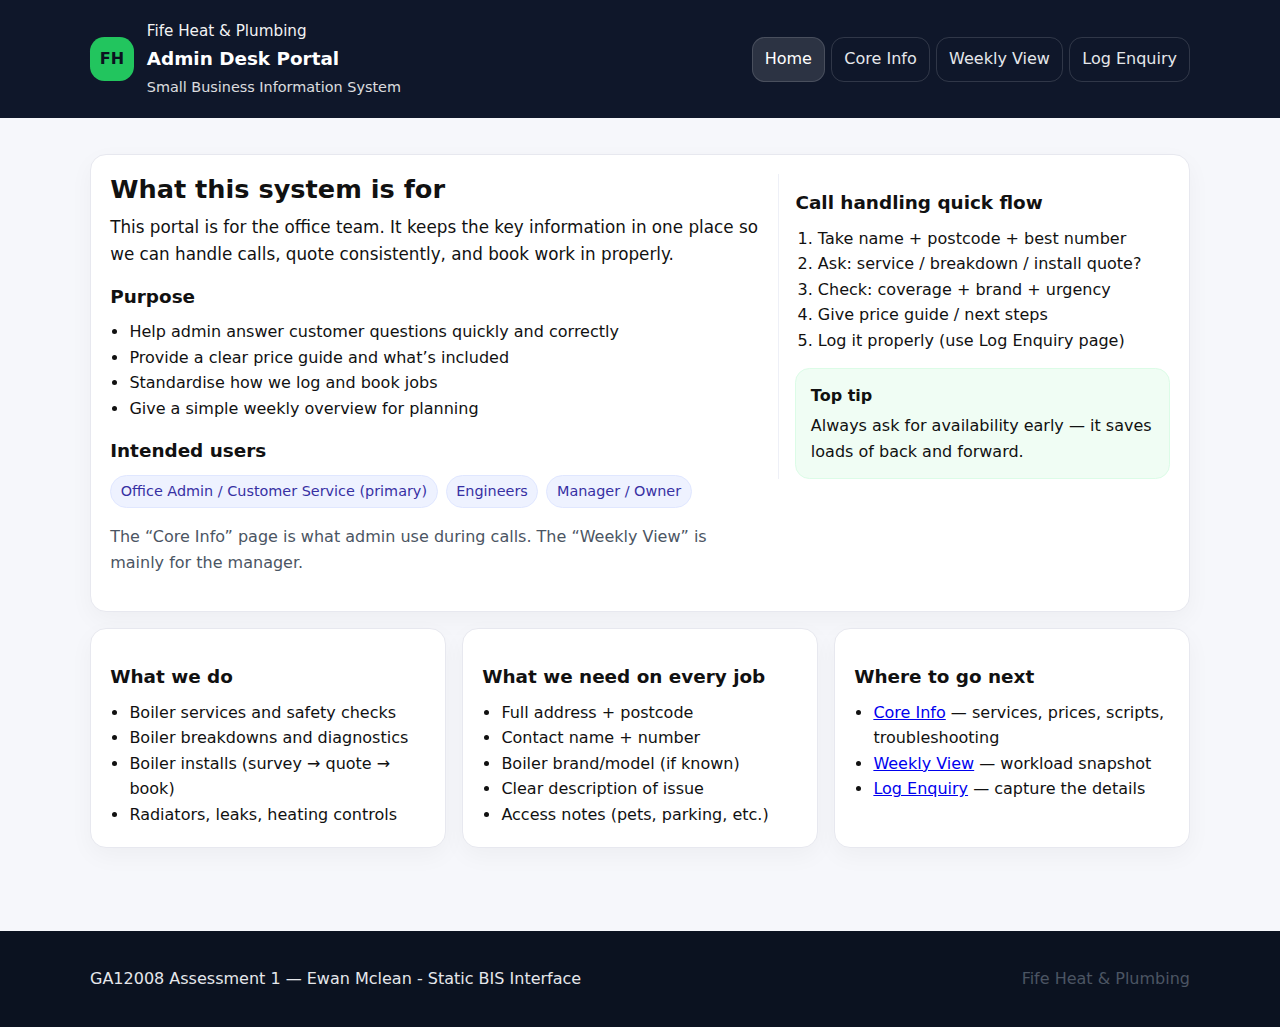
<file: index.html>
<!DOCTYPE html>
<html lang="en-GB">
<head>
  <meta charset="UTF-8" />
  <meta name="viewport" content="width=device-width, initial-scale=1.0" />
  <meta name="description" content="Admin Desk Portal for a plumbing and heating company in Fife. Services, price guide, processes, and weekly overview." />
  <title>Fife Heat & Plumbing | Admin Desk Portal</title>
  <link rel="stylesheet" href="css/style.css" />
</head>

<body>
  <a class="skip-link" href="#main">Skip to content</a>

  <header class="site-header">
    <div class="container header-inner">
      <div class="brand">
        <div class="brand-mark" aria-hidden="true">FH</div>
        <div>
          <p class="brand-top">Fife Heat &amp; Plumbing</p>
          <h1 class="brand-title">Admin Desk Portal</h1>
          <p class="brand-sub">Small Business Information System</p>
        </div>
      </div>

      <nav class="nav" aria-label="Primary">
        <a class="nav-link active" href="index.html">Home</a>
        <a class="nav-link" href="info.html">Core Info</a>
        <a class="nav-link" href="profile.html">Weekly View</a>
        <a class="nav-link" href="contact.html">Log Enquiry</a>
      </nav>
    </div>
  </header>

  <main id="main" class="container">
    <section class="card hero">
      <div class="hero-grid">
        <div>
          <h2 class="h2">What this system is for</h2>
          <p class="lead">
            This portal is for the office team. It keeps the key information in one place so we can handle calls,
            quote consistently, and book work in properly.
          </p>

          <div class="section">
            <h3 class="h3">Purpose</h3>
            <ul class="list">
              <li>Help admin answer customer questions quickly and correctly</li>
              <li>Provide a clear price guide and what’s included</li>
              <li>Standardise how we log and book jobs</li>
              <li>Give a simple weekly overview for planning</li>
            </ul>
          </div>

          <div class="section">
            <h3 class="h3">Intended users</h3>
            <div class="pill-row" aria-label="Intended users">
              <span class="pill">Office Admin / Customer Service (primary)</span>
              <span class="pill">Engineers</span>
              <span class="pill">Manager / Owner</span>
            </div>
            <p class="muted">
              The “Core Info” page is what admin use during calls. The “Weekly View” is mainly for the manager.
            </p>
          </div>
        </div>

        <aside class="hero-panel">
          <h3 class="h3">Call handling quick flow</h3>
          <ol class="list ordered">
            <li>Take name + postcode + best number</li>
            <li>Ask: service / breakdown / install quote?</li>
            <li>Check: coverage + brand + urgency</li>
            <li>Give price guide / next steps</li>
            <li>Log it properly (use Log Enquiry page)</li>
          </ol>

          <div class="callout">
            <p class="callout-title">Top tip</p>
            <p class="callout-body">
              Always ask for availability early — it saves loads of back and forward.
            </p>
          </div>
        </aside>
      </div>
    </section>

    <section class="grid-3">
      <article class="card">
        <h3 class="h3">What we do</h3>
        <ul class="list">
          <li>Boiler services and safety checks</li>
          <li>Boiler breakdowns and diagnostics</li>
          <li>Boiler installs (survey → quote → book)</li>
          <li>Radiators, leaks, heating controls</li>
        </ul>
      </article>

      <article class="card">
        <h3 class="h3">What we need on every job</h3>
        <ul class="list">
          <li>Full address + postcode</li>
          <li>Contact name + number</li>
          <li>Boiler brand/model (if known)</li>
          <li>Clear description of issue</li>
          <li>Access notes (pets, parking, etc.)</li>
        </ul>
      </article>

      <article class="card">
        <h3 class="h3">Where to go next</h3>
        <ul class="list">
          <li><a href="info.html">Core Info</a> — services, prices, scripts, troubleshooting</li>
          <li><a href="profile.html">Weekly View</a> — workload snapshot</li>
          <li><a href="contact.html">Log Enquiry</a> — capture the details</li>
        </ul>
      </article>
    </section>
  </main>

  <footer class="site-footer">
    <div class="container footer-inner">
      <p>GA12008 Assessment 1 — Ewan Mclean - Static BIS Interface</p>
      <p class="muted">Fife Heat &amp; Plumbing</p>
    </div>
  </footer>
</body>
</html>
</file>
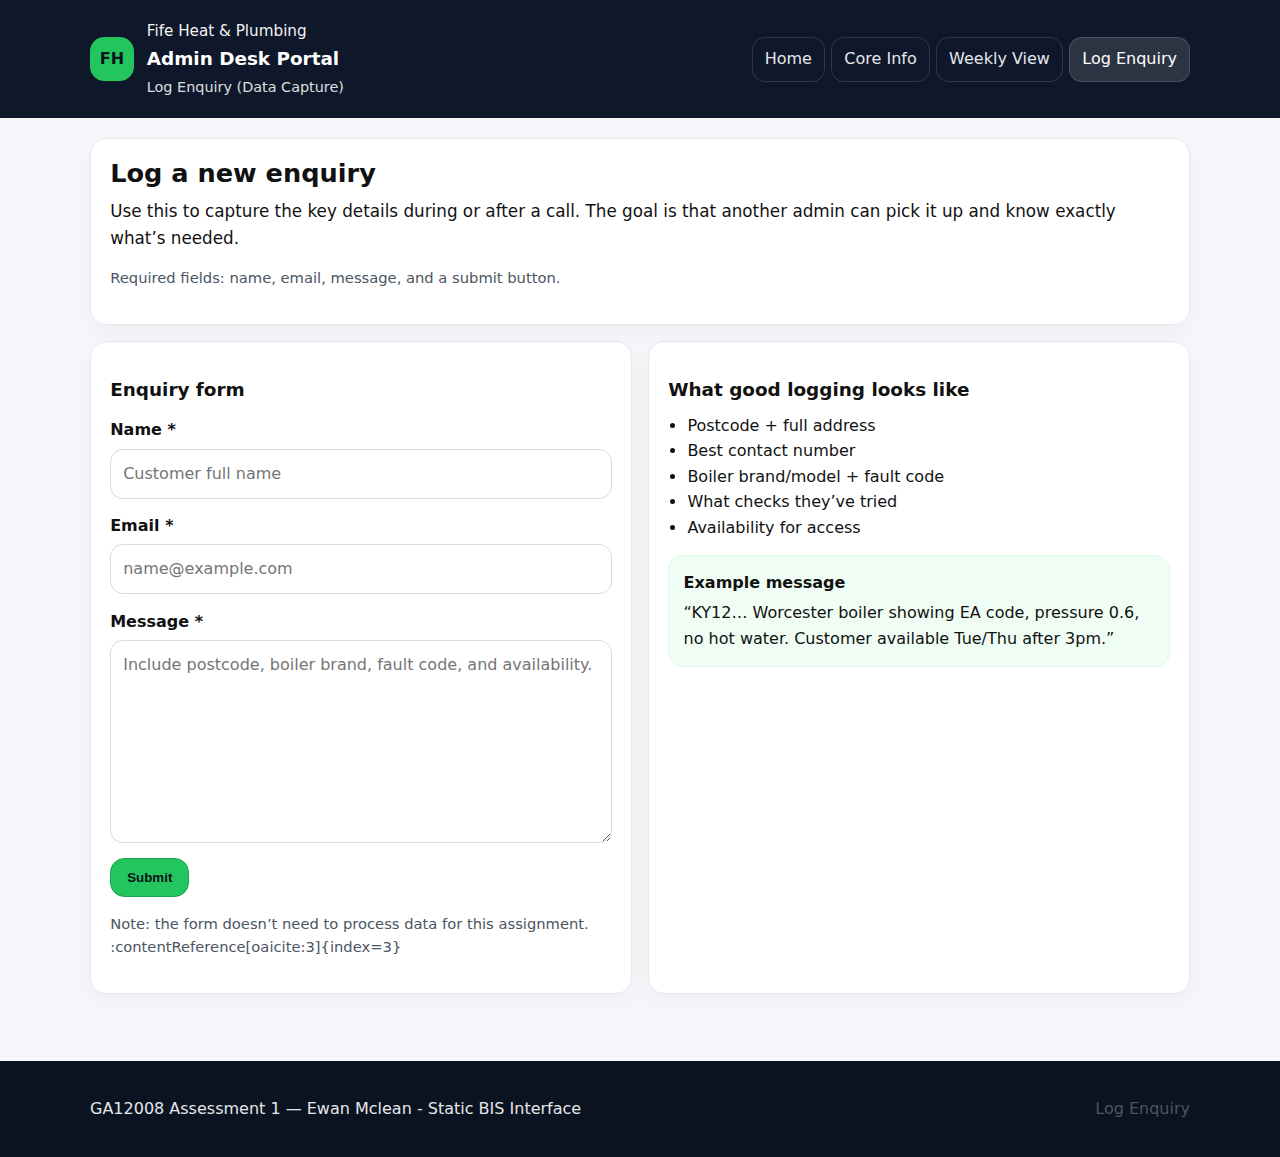
<file: contact.html>
<!DOCTYPE html>
<html lang="en-GB">
<head>
  <meta charset="UTF-8" />
  <meta name="viewport" content="width=device-width, initial-scale=1.0" />
  <meta name="description" content="Log a customer enquiry for admin follow-up." />
  <title>Fife Heat & Plumbing | Log Enquiry</title>
  <link rel="stylesheet" href="css/style.css" />
</head>

<body>
  <a class="skip-link" href="#main">Skip to content</a>

  <header class="site-header">
    <div class="container header-inner">
      <div class="brand">
        <div class="brand-mark" aria-hidden="true">FH</div>
        <div>
          <p class="brand-top">Fife Heat &amp; Plumbing</p>
          <h1 class="brand-title">Admin Desk Portal</h1>
          <p class="brand-sub">Log Enquiry (Data Capture)</p>
        </div>
      </div>

      <nav class="nav" aria-label="Primary">
        <a class="nav-link" href="index.html">Home</a>
        <a class="nav-link" href="info.html">Core Info</a>
        <a class="nav-link" href="profile.html">Weekly View</a>
        <a class="nav-link active" href="contact.html">Log Enquiry</a>
      </nav>
    </div>
  </header>

  <main id="main" class="container">
    <section class="card">
      <h2 class="h2">Log a new enquiry</h2>
      <p class="lead">
        Use this to capture the key details during or after a call. The goal is that another admin can pick it up and know exactly what’s needed.
      </p>
      <p class="muted small">
        Required fields: name, email, message, and a submit button.
      </p>
    </section>

    <section class="grid-2">
      <article class="card">
        <h3 class="h3">Enquiry form</h3>
        <form class="form" action="#" method="post">
          <div class="form-row">
            <label for="name">Name <span aria-hidden="true">*</span></label>
            <input id="name" name="name" type="text" placeholder="Customer full name" required />
          </div>

          <div class="form-row">
            <label for="email">Email <span aria-hidden="true">*</span></label>
            <input id="email" name="email" type="email" placeholder="name@example.com" required />
          </div>

          <div class="form-row">
            <label for="message">Message <span aria-hidden="true">*</span></label>
            <textarea id="message" name="message" rows="7" placeholder="Include postcode, boiler brand, fault code, and availability." required></textarea>
          </div>

          <button class="btn" type="submit">Submit</button>
        </form>

        <p class="muted small">
          Note: the form doesn’t need to process data for this assignment. :contentReference[oaicite:3]{index=3}
        </p>
      </article>

      <aside class="card">
        <h3 class="h3">What good logging looks like</h3>
        <ul class="list">
          <li>Postcode + full address</li>
          <li>Best contact number</li>
          <li>Boiler brand/model + fault code</li>
          <li>What checks they’ve tried</li>
          <li>Availability for access</li>
        </ul>

        <div class="callout">
          <p class="callout-title">Example message</p>
          <p class="callout-body">
            “KY12… Worcester boiler showing EA code, pressure 0.6, no hot water. Customer available Tue/Thu after 3pm.”
          </p>
        </div>
      </aside>
    </section>
  </main>

  <footer class="site-footer">
    <div class="container footer-inner">
      <p>GA12008 Assessment 1 — Ewan Mclean - Static BIS Interface</p>
      <p class="muted">Log Enquiry</p>
    </div>
  </footer>
</body>
</html>
</file>
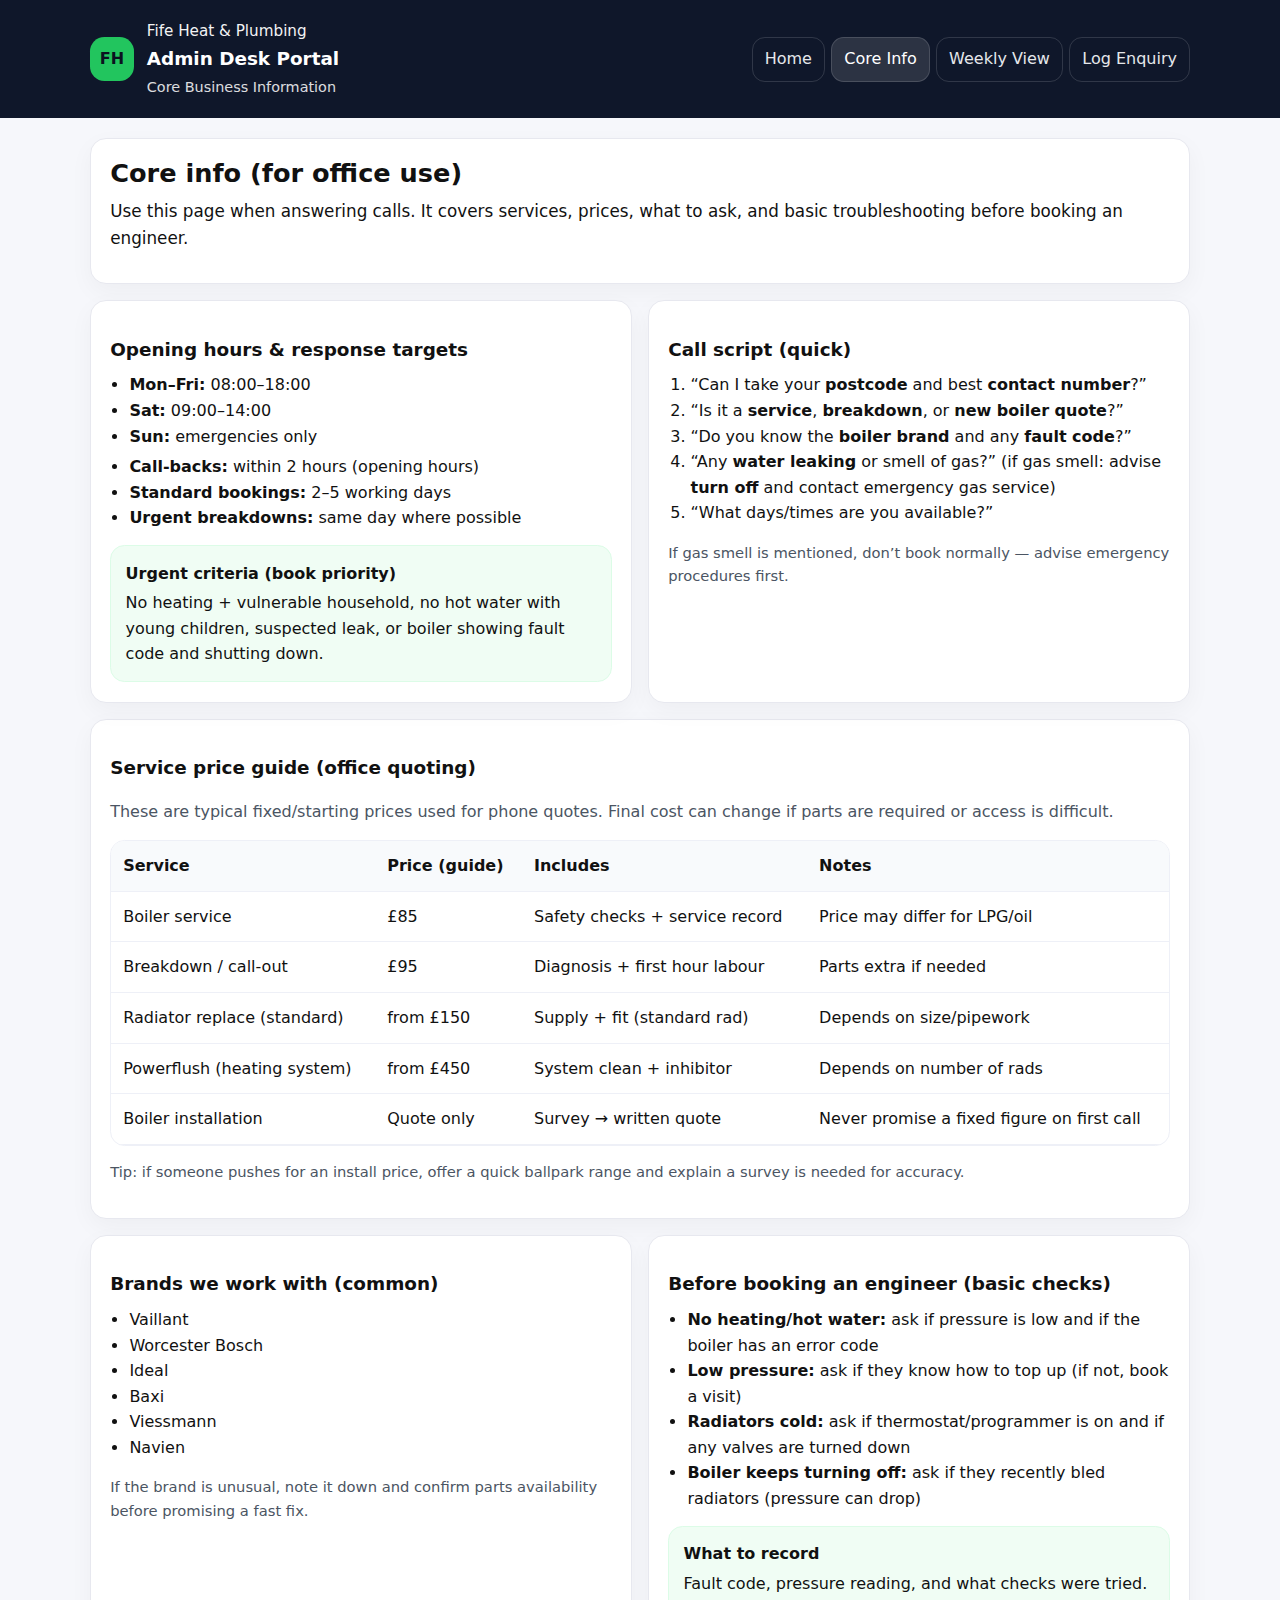
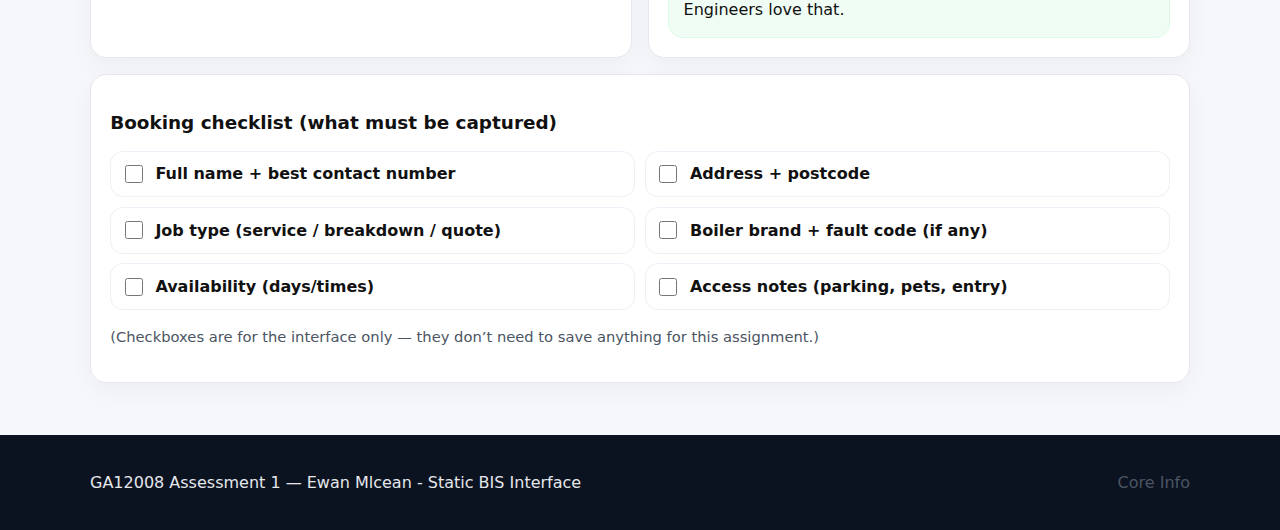
<file: info.html>
<!DOCTYPE html>
<html lang="en-GB">
<head>
  <meta charset="UTF-8" />
  <meta name="viewport" content="width=device-width, initial-scale=1.0" />
  <meta name="description" content="Core business information for office admin: services, fixed prices, brands supported, call scripts, and troubleshooting." />
  <title>Fife Heat & Plumbing | Core Info</title>
  <link rel="stylesheet" href="css/style.css" />
</head>

<body>
  <a class="skip-link" href="#main">Skip to content</a>

  <header class="site-header">
    <div class="container header-inner">
      <div class="brand">
        <div class="brand-mark" aria-hidden="true">FH</div>
        <div>
          <p class="brand-top">Fife Heat &amp; Plumbing</p>
          <h1 class="brand-title">Admin Desk Portal</h1>
          <p class="brand-sub">Core Business Information</p>
        </div>
      </div>

      <nav class="nav" aria-label="Primary">
        <a class="nav-link" href="index.html">Home</a>
        <a class="nav-link active" href="info.html">Core Info</a>
        <a class="nav-link" href="profile.html">Weekly View</a>
        <a class="nav-link" href="contact.html">Log Enquiry</a>
      </nav>
    </div>
  </header>

  <main id="main" class="container">
    <section class="card">
      <h2 class="h2">Core info (for office use)</h2>
      <p class="lead">
        Use this page when answering calls. It covers services, prices, what to ask, and basic troubleshooting before booking an engineer.
      </p>
    </section>

    <section class="grid-2">
      <article class="card">
        <h3 class="h3">Opening hours & response targets</h3>
        <ul class="list">
          <li><strong>Mon–Fri:</strong> 08:00–18:00</li>
          <li><strong>Sat:</strong> 09:00–14:00</li>
          <li><strong>Sun:</strong> emergencies only</li>
        </ul>
        <ul class="list">
          <li><strong>Call-backs:</strong> within 2 hours (opening hours)</li>
          <li><strong>Standard bookings:</strong> 2–5 working days</li>
          <li><strong>Urgent breakdowns:</strong> same day where possible</li>
        </ul>

        <div class="callout">
          <p class="callout-title">Urgent criteria (book priority)</p>
          <p class="callout-body">
            No heating + vulnerable household, no hot water with young children, suspected leak, or boiler showing fault code and shutting down.
          </p>
        </div>
      </article>

      <article class="card">
        <h3 class="h3">Call script (quick)</h3>
        <ol class="list ordered">
          <li>“Can I take your <strong>postcode</strong> and best <strong>contact number</strong>?”</li>
          <li>“Is it a <strong>service</strong>, <strong>breakdown</strong>, or <strong>new boiler quote</strong>?”</li>
          <li>“Do you know the <strong>boiler brand</strong> and any <strong>fault code</strong>?”</li>
          <li>“Any <strong>water leaking</strong> or smell of gas?” (if gas smell: advise <strong>turn off</strong> and contact emergency gas service)</li>
          <li>“What days/times are you available?”</li>
        </ol>

        <p class="muted small">
          If gas smell is mentioned, don’t book normally — advise emergency procedures first.
        </p>
      </article>
    </section>

    <section class="card">
      <h3 class="h3">Service price guide (office quoting)</h3>
      <p class="muted">
        These are typical fixed/starting prices used for phone quotes. Final cost can change if parts are required or access is difficult.
      </p>

      <div class="table-wrap" role="region" aria-label="Price guide table" tabindex="0">
        <table class="table">
          <thead>
            <tr>
              <th scope="col">Service</th>
              <th scope="col">Price (guide)</th>
              <th scope="col">Includes</th>
              <th scope="col">Notes</th>
            </tr>
          </thead>
          <tbody>
            <tr>
              <td>Boiler service</td>
              <td>£85</td>
              <td>Safety checks + service record</td>
              <td>Price may differ for LPG/oil</td>
            </tr>
            <tr>
              <td>Breakdown / call-out</td>
              <td>£95</td>
              <td>Diagnosis + first hour labour</td>
              <td>Parts extra if needed</td>
            </tr>
            <tr>
              <td>Radiator replace (standard)</td>
              <td>from £150</td>
              <td>Supply + fit (standard rad)</td>
              <td>Depends on size/pipework</td>
            </tr>
            <tr>
              <td>Powerflush (heating system)</td>
              <td>from £450</td>
              <td>System clean + inhibitor</td>
              <td>Depends on number of rads</td>
            </tr>
            <tr>
              <td>Boiler installation</td>
              <td>Quote only</td>
              <td>Survey → written quote</td>
              <td>Never promise a fixed figure on first call</td>
            </tr>
          </tbody>
        </table>
      </div>

      <p class="muted small">
        Tip: if someone pushes for an install price, offer a quick ballpark range and explain a survey is needed for accuracy.
      </p>
    </section>

    <section class="grid-2">
      <article class="card">
        <h3 class="h3">Brands we work with (common)</h3>
        <ul class="list">
          <li>Vaillant</li>
          <li>Worcester Bosch</li>
          <li>Ideal</li>
          <li>Baxi</li>
          <li>Viessmann</li>
          <li>Navien</li>
        </ul>
        <p class="muted small">
          If the brand is unusual, note it down and confirm parts availability before promising a fast fix.
        </p>
      </article>

      <article class="card">
        <h3 class="h3">Before booking an engineer (basic checks)</h3>
        <ul class="list">
          <li><strong>No heating/hot water:</strong> ask if pressure is low and if the boiler has an error code</li>
          <li><strong>Low pressure:</strong> ask if they know how to top up (if not, book a visit)</li>
          <li><strong>Radiators cold:</strong> ask if thermostat/programmer is on and if any valves are turned down</li>
          <li><strong>Boiler keeps turning off:</strong> ask if they recently bled radiators (pressure can drop)</li>
        </ul>
        <div class="callout">
          <p class="callout-title">What to record</p>
          <p class="callout-body">
            Fault code, pressure reading, and what checks were tried. Engineers love that.
          </p>
        </div>
      </article>
    </section>

    <section class="card">
      <h3 class="h3">Booking checklist (what must be captured)</h3>
      <div class="checklist">
        <label class="check"><input type="checkbox" /> Full name + best contact number</label>
        <label class="check"><input type="checkbox" /> Address + postcode</label>
        <label class="check"><input type="checkbox" /> Job type (service / breakdown / quote)</label>
        <label class="check"><input type="checkbox" /> Boiler brand + fault code (if any)</label>
        <label class="check"><input type="checkbox" /> Availability (days/times)</label>
        <label class="check"><input type="checkbox" /> Access notes (parking, pets, entry)</label>
      </div>
      <p class="muted small">
        (Checkboxes are for the interface only — they don’t need to save anything for this assignment.)
      </p>
    </section>
  </main>

  <footer class="site-footer">
    <div class="container footer-inner">
      <p>GA12008 Assessment 1 — Ewan Mlcean - Static BIS Interface</p>
      <p class="muted">Core Info</p>
    </div>
  </footer>
</body>
</html>
</file>
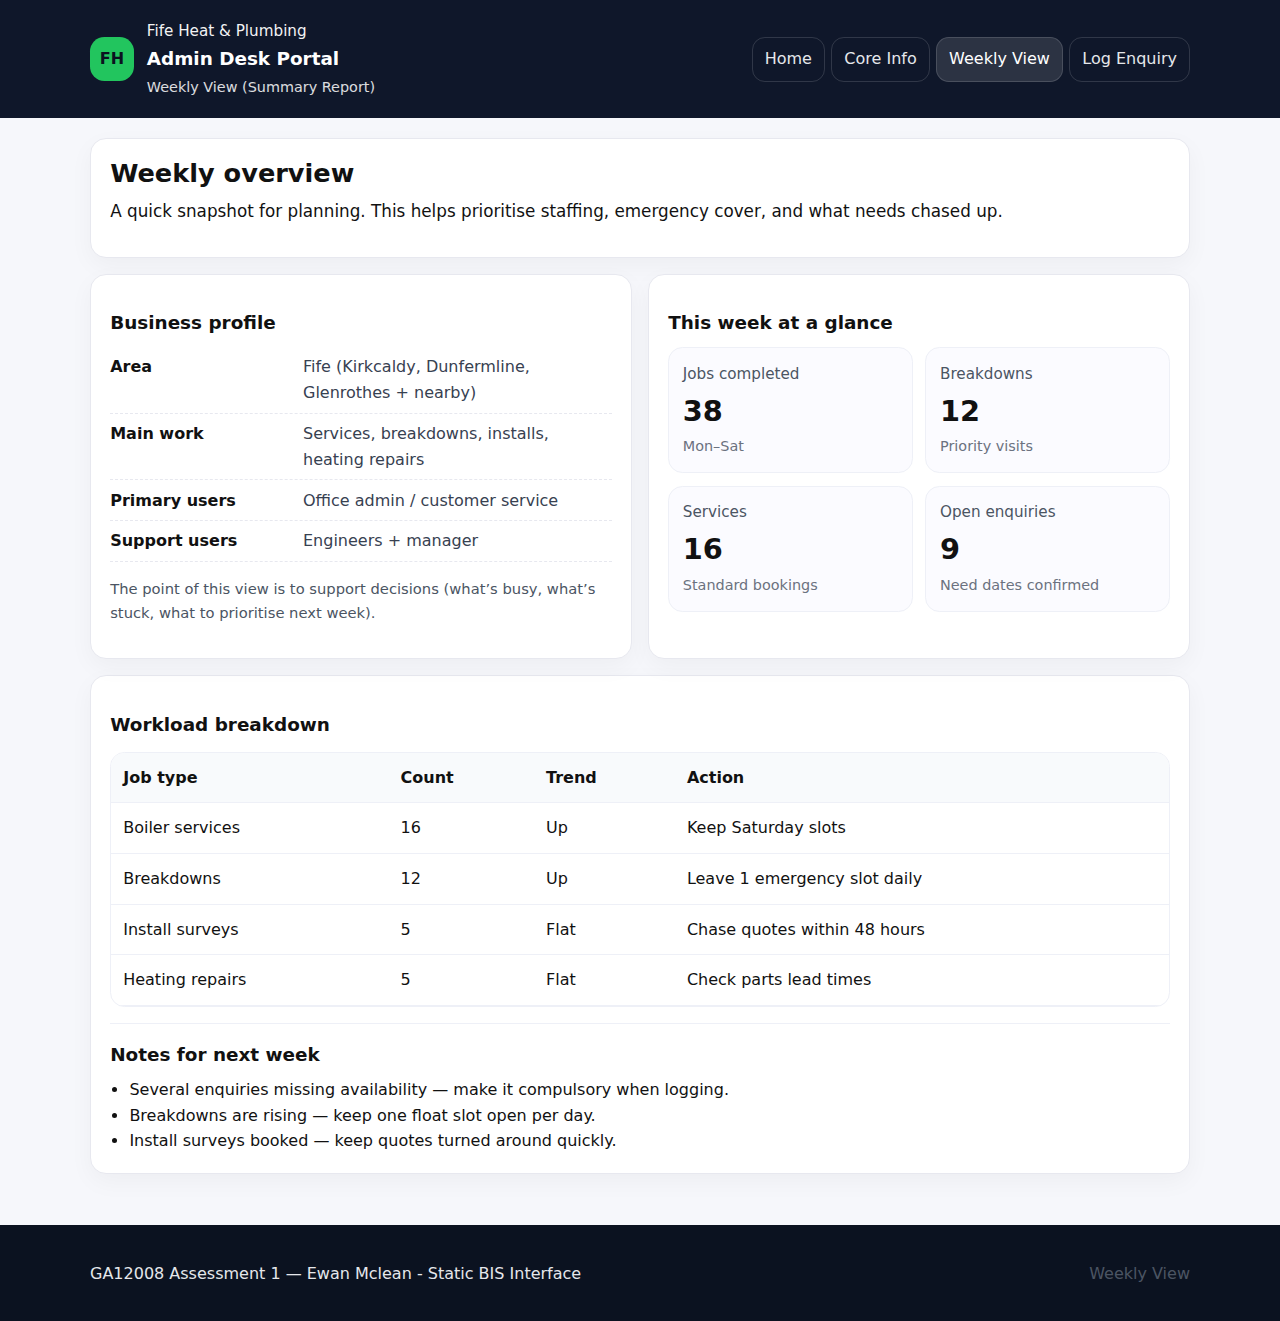
<file: profile.html>
<!DOCTYPE html>
<html lang="en-GB">
<head>
  <meta charset="UTF-8" />
  <meta name="viewport" content="width=device-width, initial-scale=1.0" />
  <meta name="description" content="Weekly overview for planning: jobs completed, open enquiries, workload mix, and notes." />
  <title>Fife Heat & Plumbing | Weekly View</title>
  <link rel="stylesheet" href="css/style.css" />
</head>

<body>
  <a class="skip-link" href="#main">Skip to content</a>

  <header class="site-header">
    <div class="container header-inner">
      <div class="brand">
        <div class="brand-mark" aria-hidden="true">FH</div>
        <div>
          <p class="brand-top">Fife Heat &amp; Plumbing</p>
          <h1 class="brand-title">Admin Desk Portal</h1>
          <p class="brand-sub">Weekly View (Summary Report)</p>
        </div>
      </div>

      <nav class="nav" aria-label="Primary">
        <a class="nav-link" href="index.html">Home</a>
        <a class="nav-link" href="info.html">Core Info</a>
        <a class="nav-link active" href="profile.html">Weekly View</a>
        <a class="nav-link" href="contact.html">Log Enquiry</a>
      </nav>
    </div>
  </header>

  <main id="main" class="container">
    <section class="card">
      <h2 class="h2">Weekly overview</h2>
      <p class="lead">
        A quick snapshot for planning. This helps prioritise staffing, emergency cover, and what needs chased up.
      </p>
    </section>

    <section class="grid-2">
      <article class="card">
        <h3 class="h3">Business profile</h3>
        <dl class="dl">
          <div class="dl-row">
            <dt>Area</dt>
            <dd>Fife (Kirkcaldy, Dunfermline, Glenrothes + nearby)</dd>
          </div>
          <div class="dl-row">
            <dt>Main work</dt>
            <dd>Services, breakdowns, installs, heating repairs</dd>
          </div>
          <div class="dl-row">
            <dt>Primary users</dt>
            <dd>Office admin / customer service</dd>
          </div>
          <div class="dl-row">
            <dt>Support users</dt>
            <dd>Engineers + manager</dd>
          </div>
        </dl>
        <p class="muted small">
          The point of this view is to support decisions (what’s busy, what’s stuck, what to prioritise next week).
        </p>
      </article>

      <article class="card">
        <h3 class="h3">This week at a glance</h3>
        <div class="kpi-grid">
          <div class="kpi">
            <p class="kpi-label">Jobs completed</p>
            <p class="kpi-value">38</p>
            <p class="kpi-note">Mon–Sat</p>
          </div>
          <div class="kpi">
            <p class="kpi-label">Breakdowns</p>
            <p class="kpi-value">12</p>
            <p class="kpi-note">Priority visits</p>
          </div>
          <div class="kpi">
            <p class="kpi-label">Services</p>
            <p class="kpi-value">16</p>
            <p class="kpi-note">Standard bookings</p>
          </div>
          <div class="kpi">
            <p class="kpi-label">Open enquiries</p>
            <p class="kpi-value">9</p>
            <p class="kpi-note">Need dates confirmed</p>
          </div>
        </div>
      </article>
    </section>

    <section class="card">
      <h3 class="h3">Workload breakdown</h3>
      <div class="table-wrap" role="region" aria-label="Workload breakdown table" tabindex="0">
        <table class="table">
          <thead>
            <tr>
              <th scope="col">Job type</th>
              <th scope="col">Count</th>
              <th scope="col">Trend</th>
              <th scope="col">Action</th>
            </tr>
          </thead>
          <tbody>
            <tr>
              <td>Boiler services</td>
              <td>16</td>
              <td>Up</td>
              <td>Keep Saturday slots</td>
            </tr>
            <tr>
              <td>Breakdowns</td>
              <td>12</td>
              <td>Up</td>
              <td>Leave 1 emergency slot daily</td>
            </tr>
            <tr>
              <td>Install surveys</td>
              <td>5</td>
              <td>Flat</td>
              <td>Chase quotes within 48 hours</td>
            </tr>
            <tr>
              <td>Heating repairs</td>
              <td>5</td>
              <td>Flat</td>
              <td>Check parts lead times</td>
            </tr>
          </tbody>
        </table>
      </div>

      <div class="divider" role="presentation"></div>

      <h3 class="h3">Notes for next week</h3>
      <ul class="list">
        <li>Several enquiries missing availability — make it compulsory when logging.</li>
        <li>Breakdowns are rising — keep one float slot open per day.</li>
        <li>Install surveys booked — keep quotes turned around quickly.</li>
      </ul>
    </section>
  </main>

  <footer class="site-footer">
    <div class="container footer-inner">
      <p>GA12008 Assessment 1 — Ewan Mclean - Static BIS Interface</p>
      <p class="muted">Weekly View</p>
    </div>
  </footer>
</body>
</html>
</file>
<file: css/style.css>
* { box-sizing: border-box; }
html { scroll-behavior: smooth; }

body {
  margin: 0;
  font-family: system-ui, -apple-system, Segoe UI, Roboto, Arial, sans-serif;
  line-height: 1.6;
  color: #111;
  background: #f6f7fb;
}

.skip-link {
  position: absolute;
  left: -999px;
  top: auto;
  width: 1px;
  height: 1px;
  overflow: hidden;
}
.skip-link:focus {
  left: 1rem;
  top: 1rem;
  width: auto;
  height: auto;
  padding: 0.6rem 0.8rem;
  background: #111;
  color: #fff;
  border-radius: 0.6rem;
  z-index: 999;
}

.container {
  width: min(1100px, 92%);
  margin: 0 auto;
  padding: 1.2rem 0;
}

.card {
  background: #fff;
  border: 1px solid #e7e8ef;
  border-radius: 1rem;
  padding: 1.2rem;
  box-shadow: 0 8px 25px rgba(0,0,0,0.04);
}

.grid-2 {
  display: grid;
  grid-template-columns: 1fr 1fr;
  gap: 1rem;
  margin: 1rem 0;
}
.grid-3 {
  display: grid;
  grid-template-columns: repeat(3, 1fr);
  gap: 1rem;
  margin: 1rem 0 2rem;
}

.site-header {
  background: #0f172a;
  color: #fff;
}

.header-inner {
  display: flex;
  align-items: center;
  justify-content: space-between;
  gap: 1rem;
}

.brand { display: flex; align-items: center; gap: 0.8rem; }
.brand-mark {
  width: 44px; height: 44px;
  display: grid; place-items: center;
  border-radius: 0.9rem;
  background: #22c55e;
  color: #0b1220;
  font-weight: 900;
}
.brand-top { margin: 0; font-size: 0.95rem; opacity: 0.95; }
.brand-title { margin: 0; font-size: 1.15rem; font-weight: 900; }
.brand-sub { margin: 0.2rem 0 0; font-size: 0.9rem; opacity: 0.85; }

.nav {
  display: flex;
  gap: 0.4rem;
  flex-wrap: wrap;
  justify-content: flex-end;
}
.nav-link {
  display: inline-block;
  padding: 0.55rem 0.75rem;
  border-radius: 0.8rem;
  color: #e5e7eb;
  text-decoration: none;
  border: 1px solid rgba(255,255,255,0.14);
  transition: transform 0.12s ease, border-color 0.12s ease;
}
.nav-link:hover, .nav-link:focus {
  color: #fff;
  border-color: rgba(255,255,255,0.35);
  transform: translateY(-1px);
}
.nav-link.active {
  background: rgba(255,255,255,0.12);
  color: #fff;
}

.h2 { margin: 0 0 0.5rem; font-size: 1.6rem; line-height: 1.25; }
.h3 { margin: 0.9rem 0 0.5rem; font-size: 1.15rem; }
.lead { margin: 0.2rem 0 0.8rem; font-size: 1.05rem; }
.muted { color: #4b5563; }
.small { font-size: 0.92rem; }

.hero { margin-top: 1rem; }
.hero-grid {
  display: grid;
  grid-template-columns: 1.25fr 0.75fr;
  gap: 1rem;
  align-items: start;
}
.hero-panel {
  border-left: 1px solid #eef0f7;
  padding-left: 1rem;
}

.section { margin-top: 0.8rem; }

.pill-row {
  display: flex;
  flex-wrap: wrap;
  gap: 0.5rem;
  margin: 0.6rem 0 0.8rem;
}
.pill {
  display: inline-block;
  padding: 0.25rem 0.6rem;
  border-radius: 999px;
  background: #eef2ff;
  border: 1px solid #e0e7ff;
  color: #3730a3;
  font-size: 0.9rem;
}

.list { margin: 0.3rem 0 0; padding-left: 1.2rem; }
.ordered { padding-left: 1.4rem; }

.quick-links { margin: 0.3rem 0 0.8rem; padding-left: 1.1rem; }
.quick-links a {
  color: #0f172a;
  text-decoration: underline;
  text-underline-offset: 3px;
}
.quick-links a:hover, .quick-links a:focus { text-decoration-thickness: 3px; }

.callout {
  margin-top: 0.9rem;
  padding: 0.9rem;
  border-radius: 0.9rem;
  background: #f0fdf4;
  border: 1px solid #dcfce7;
}
.callout-title { margin: 0; font-weight: 900; }
.callout-body { margin: 0.25rem 0 0; }

.table-wrap {
  overflow: auto;
  border-radius: 0.9rem;
  border: 1px solid #eef0f7;
  margin-top: 0.8rem;
}
.table {
  width: 100%;
  border-collapse: collapse;
  min-width: 720px;
}
.table th, .table td {
  padding: 0.75rem;
  text-align: left;
  border-bottom: 1px solid #eef0f7;
}
.table thead th { background: #f8fafc; font-weight: 900; }

.kpi-grid {
  display: grid;
  grid-template-columns: repeat(2, 1fr);
  gap: 0.8rem;
  margin-top: 0.6rem;
}
.kpi {
  border: 1px solid #eef0f7;
  border-radius: 0.9rem;
  padding: 0.85rem;
  background: #fbfbff;
}
.kpi-label { margin: 0; color: #4b5563; font-size: 0.95rem; }
.kpi-value { margin: 0.1rem 0; font-size: 1.8rem; font-weight: 900; }
.kpi-note { margin: 0; color: #6b7280; font-size: 0.9rem; }

.dl { margin: 0.6rem 0 0; }
.dl-row {
  display: grid;
  grid-template-columns: 180px 1fr;
  gap: 0.8rem;
  padding: 0.45rem 0;
  border-bottom: 1px dashed #e7e8ef;
}
.dl-row dt { font-weight: 900; }
.dl-row dd { margin: 0; color: #374151; }

.form { margin-top: 0.8rem; }
.form-row {
  display: grid;
  gap: 0.35rem;
  margin-bottom: 0.9rem;
}
label { font-weight: 800; }
input, textarea {
  width: 100%;
  padding: 0.7rem 0.75rem;
  border-radius: 0.8rem;
  border: 1px solid #d7d9e3;
  font: inherit;
}
input:focus, textarea:focus {
  outline: 3px solid rgba(34,197,94,0.25);
  border-color: #22c55e;
}
.btn {
  display: inline-block;
  padding: 0.7rem 1rem;
  border-radius: 0.9rem;
  border: 1px solid #16a34a;
  background: #22c55e;
  color: #0b1220;
  font-weight: 900;
  cursor: pointer;
  transition: transform 0.12s ease, filter 0.12s ease;
}
.btn:hover, .btn:focus {
  filter: brightness(0.98);
  transform: translateY(-1px);
}

.divider { height: 1px; background: #eef0f7; margin: 1rem 0; }

.checklist {
  display: grid;
  grid-template-columns: 1fr 1fr;
  gap: 0.6rem;
  margin-top: 0.8rem;
}
.check {
  display: flex;
  gap: 0.6rem;
  align-items: center;
  padding: 0.6rem;
  border: 1px solid #eef0f7;
  border-radius: 0.8rem;
  background: #fff;
}
.check input { width: 18px; height: 18px; }

.site-footer {
  margin-top: 2rem;
  background: #0b1220;
  color: #e5e7eb;
}
.footer-inner {
  display: flex;
  justify-content: space-between;
  align-items: center;
  gap: 1rem;
}

@media (max-width: 900px) {
  .header-inner { flex-direction: column; align-items: flex-start; }
  .nav { justify-content: flex-start; }
  .grid-3 { grid-template-columns: 1fr; }
  .grid-2 { grid-template-columns: 1fr; }
  .hero-grid { grid-template-columns: 1fr; }
  .hero-panel {
    border-left: none;
    padding-left: 0;
    border-top: 1px solid #eef0f7;
    padding-top: 1rem;
  }
  .dl-row { grid-template-columns: 1fr; }
  .checklist { grid-template-columns: 1fr; }
}
</file>
